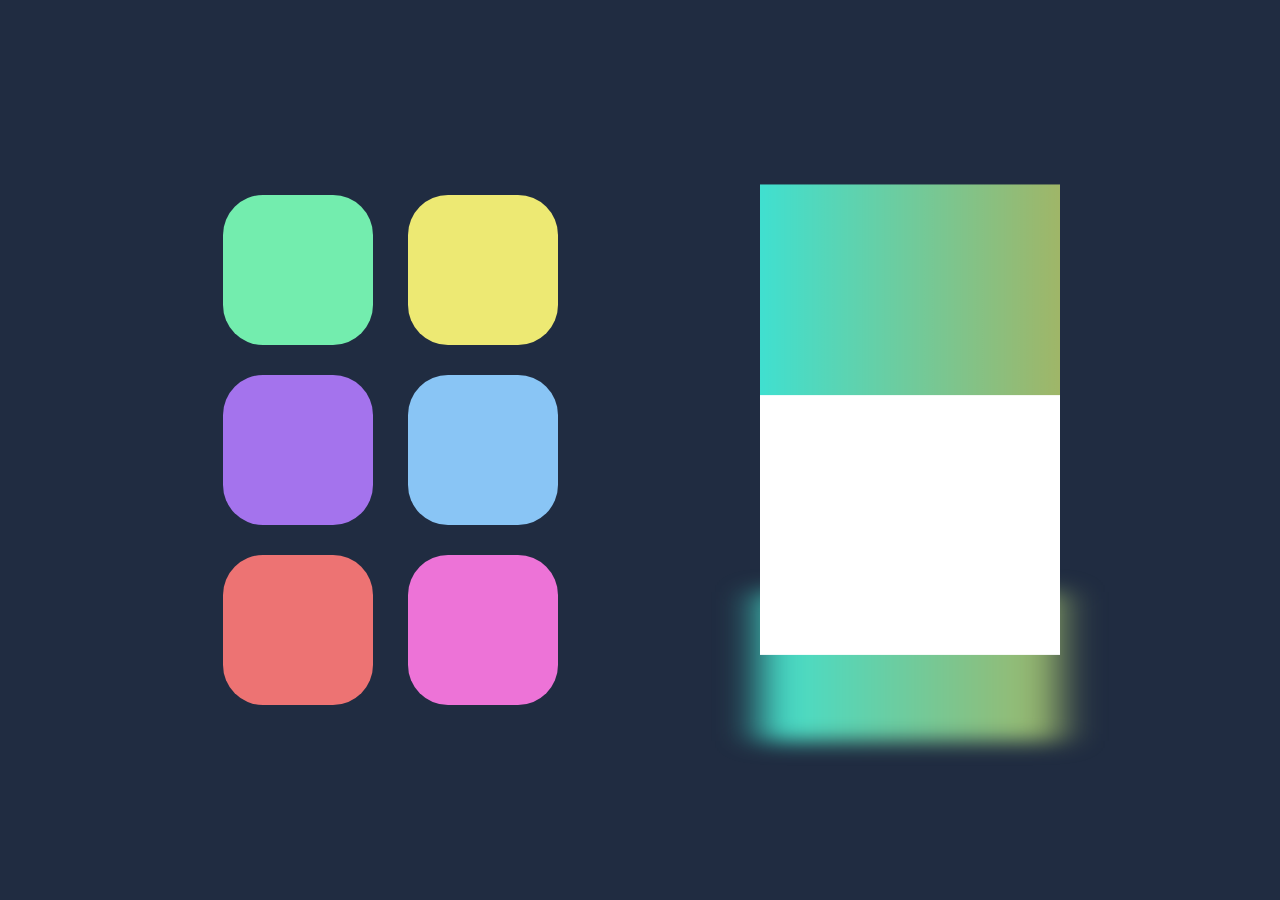
<file: docs/index.html>
<!DOCTYPE html>
<html lang="en">
  <head>
    <meta charset="UTF-8" />
    <meta http-equiv="X-UA-Compatible" content="IE=edge" />
    <meta name="viewport" content="initial-scale=1.0" />
    <title>Ambient Light Effects</title>
    <link rel="stylesheet" href="style/style.css" />
    <link rel="icon" href="img/cube.png" />
  </head>
  <body>
    <div class="menu">
      <div class="box box1" data-color="green"></div>
      <div class="box box2" data-color="purple"></div>
      <div class="box box3" data-color="red"></div>
      <div class="box box4" data-color="yellow"></div>
      <div class="box box5" data-color="blue"></div>
      <div class="box box6" data-color="pink"></div>
    </div>

    <div class="cube">
      <div class="top">
        <div class="up"></div>
        <div class="below"></div>
      </div>
      <div>
        <div style="--i: 0" class="side"></div>
        <div style="--i: 1" class="side"></div>
        <div style="--i: 2" class="side"></div>
        <div style="--i: 3" class="side"></div>
      </div>
    </div>

    <script src="js/mains.js"></script>
  </body>
</html>
</file>
<file: docs/style/style.css>
:root {
  --bg: #202c41;
  --side: #fff;
  --top: linear-gradient(90deg, #40e0d0, #ff8c00, #ff0080);
  --up: linear-gradient(90deg, #40e0d0, #ff8c00, #ff0080);
  --below: linear-gradient(90deg, #40e0d0, #ff8c00, #ff0080);
}

* {
  box-sizing: border-box;
  margin: 0;
  padding: 0;
}

body {
  align-items: center;
  background-color: var(--bg);
  display: flex;
  gap: 200px;
  justify-content: center;
  flex-wrap: wrap;
  min-height: 100vh;
  transition: background-color 0.5s ease-in-out;
}

.menu {
  animation: show 1.5s ease-in-out;
  align-items: center;
  display: flex;
  height: 600px;
  gap: 30px;
  justify-content: center;
  flex-wrap: wrap;
  flex-direction: column;
  width: 340px;
  opacity: 1;
}
@keyframes show {
  0% {
    opacity: 0;
  }
  100% {
    opacity: 100;
  }
}

.box {
  background-position: center;
  background-size: cover;
  border-radius: 40px;
  height: 150px;
  width: 150px;
  transition-duration: 0.5s;
}

.box:hover {
  transform: scale(1.2);
}

.box1 {
  background: #73edae;
}
.box2 {
  background: #a473ed;
}
.box3 {
  background: #ed7373;
}
.box4 {
  background: #ede973;
}
.box5 {
  background: #89c5f5;
}
.box6 {
  background: #ed73d7;
}

.cube {
  animation: animate 5s 2.5s linear infinite;
  height: 300px;
  position: relative;
  transform-style: preserve-3d;
  transform: rotateX(-30deg);
  width: 300px;
}
@keyframes animate {
  0% {
    transform: rotateX(-30deg) rotateY(0deg);
  }
  100% {
    transform: rotateX(-30deg) rotateY(360deg);
  }
}

.cube div {
  height: 100%;
  left: 0;
  position: absolute;
  top: 0;
  transform-style: preserve-3d;
  width: 100%;
}

.side {
  animation: Bg 15s ease infinite;
  background: var(--side);
  background-size: 400% 400%;
  height: 100%;
  left: 0;
  position: absolute;
  top: 0;
  transform: rotateY(calc(90deg * var(--i))) translateZ(150px);
  width: 100%;
}

.up {
  animation: Bg 15s ease infinite;
  background: var(--up);
  background-size: 400% 400%;
  height: 300px;
  left: 0;
  position: absolute;
  transform: translateZ(70px);
  transition: background-color 0.7s ease-in-out;
  top: 0;
  width: 300px;
}

.top {
  animation: Bg 15s ease infinite;
  background: var(--top);
  background-size: 400% 400%;
  height: 300px;
  left: 0;
  transform: rotateX(90deg) translateZ(150px);
  top: 0;
  position: absolute;
  width: 300px;
  transition: background-color 0.3s ease-in-out;
}
@keyframes Bg {
  0% {
    background-position: 0% 50%;
  }
  50% {
    background-position: 100% 0%;
  }
  100% {
    background-position: 0% 50%;
  }
}

.below {
  animation: Bg 15s ease infinite;
  background: var(--below);
  background-size: 400% 400%;
  filter: blur(20px);
  height: 300px;
  left: 0;
  position: absolute;
  transform: translateZ(-400px);
  transition: background 20s ease-in-out;
  top: 0;
  width: 300px;
  transition: background-color 0.8s ease-in-out;
}

@media screen and (max-width: 1024px){
  body {
    min-height: 0vh;
    margin-bottom: 200px;
  }
  .menu{
    height:350px;
    width: 90%;
    align-items: center;
    justify-content: center;
    flex-wrap: wrap;
    margin-top: 0rem;
  }

  .box {
    border-radius: 20px;
    height: 150px;
    width: 150px;
  }

  .cube,
  .top {
    height: 400px;
    width: 400px;
  }

  .side {
    transform: rotateY(calc(90deg * var(--i))) translateZ(200px);
  }

  .top {
    transform: rotateX(90deg) translateZ(200px);
  }
  .up {
    width: 400px;
    height: 400px;
    transform: translateZ(100px);
  }

  .below {
    transform: translateZ(-500px);
    height: 400px;
    width: 400px;
  }
  
}

@media screen and (max-width: 600px){

  body {
    min-height: 0vh;
    gap: 0px;
  }
  .menu{
    gap: 10px;
    height:250px;
    width: 90%;
    align-items: center;
    justify-content: center;
    flex-wrap: wrap;
  }

  .box {
    border-radius: 20px;
    height: 80px;
    width: 80px;
  }

  .cube{
    margin-top: 8rem;
  }

  .cube,
  .top {
    height:200px;
    width: 200px;
  }

  .side {
    transform: rotateY(calc(90deg * var(--i))) translateZ(100px);
  }

  .top {
    transform: rotateX(90deg) translateZ(100px);
  }
  .up {
    width: 400px;
    height: 400px;
    transform: translateZ(50px);
  }

  .below {
    transform: translateZ(-300px);
    height: 400px;
    width: 400px;
  }
}
</file>
